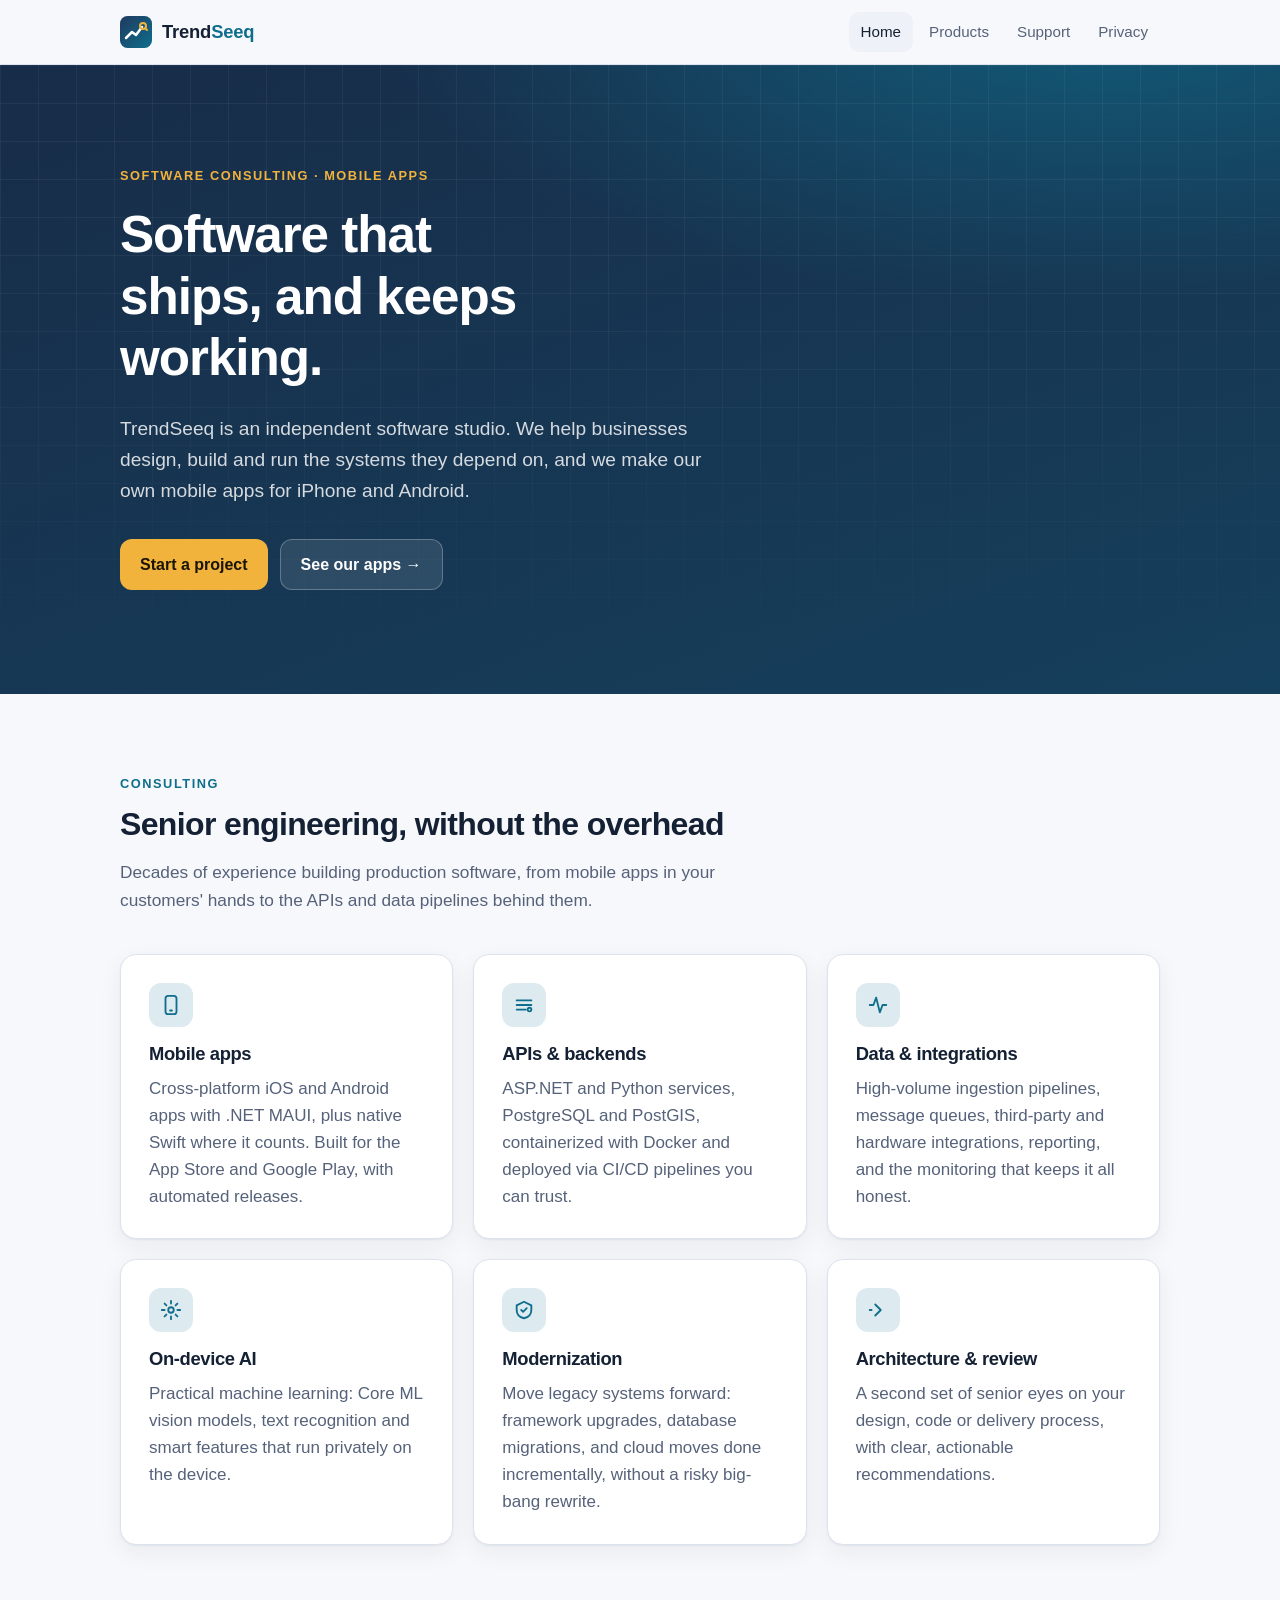
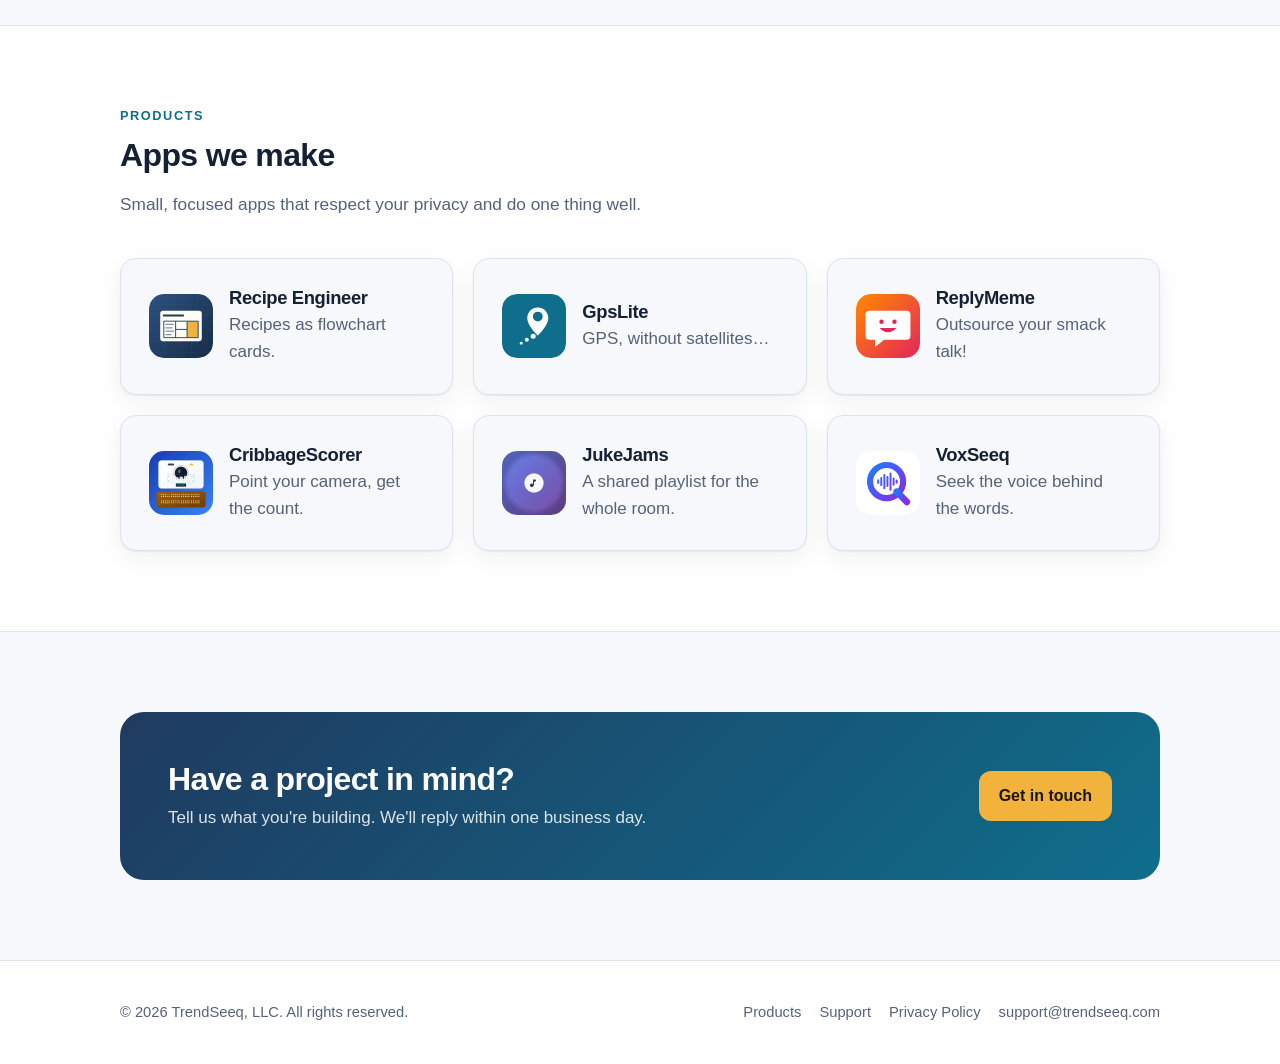
<file: index.html>
<!doctype html>
<html lang="en">
<head>
  <meta charset="utf-8">
  <meta name="viewport" content="width=device-width, initial-scale=1">
  <title>TrendSeeq — Software Consulting &amp; Mobile Apps</title>
  <meta name="description" content="TrendSeeq, LLC builds custom software and mobile apps: .NET, cross-platform mobile, cloud APIs and data pipelines. Makers of Recipe Engineer and GpsLite.">
  <link rel="icon" href="assets/img/logo.svg" type="image/svg+xml">
  <link rel="stylesheet" href="assets/css/site.css">
  <meta property="og:title" content="TrendSeeq — Software Consulting & Mobile Apps">
  <meta property="og:description" content="Custom software, mobile apps, and the people who ship them.">
  <meta property="og:url" content="https://www.trendseeq.com/">
</head>
<body>
  <header class="site-header">
    <div class="wrap">
      <a class="logo" href="./"><img src="assets/img/logo.svg" alt=""><span>Trend<b>Seeq</b></span></a>
      <nav class="nav" aria-label="Main">
        <a href="./" aria-current="page">Home</a>
        <a href="products/">Products</a>
        <a href="support/">Support</a>
        <a href="privacy/">Privacy</a>
      </nav>
    </div>
  </header>

  <main>
    <section class="hero">
      <div class="wrap">
        <span class="eyebrow">Software consulting · Mobile apps</span>
        <h1>Software that ships, and keeps working.</h1>
        <p class="lead">TrendSeeq is an independent software studio. We help businesses design, build and run the systems they depend on, and we make our own mobile apps for iPhone and Android.</p>
        <div class="btns">
          <a class="btn btn-primary" href="mailto:support@trendseeq.com?subject=Consulting%20inquiry">Start a project</a>
          <a class="btn btn-ghost" href="products/">See our apps →</a>
        </div>
      </div>
    </section>

    <section class="block">
      <div class="wrap">
        <div class="section-head">
          <span class="kicker">Consulting</span>
          <h2>Senior engineering, without the overhead</h2>
          <p>Decades of experience building production software, from mobile apps in your customers' hands to the APIs and data pipelines behind them.</p>
        </div>
        <div class="grid grid-3">
          <div class="card">
            <div class="icon"><svg viewBox="0 0 24 24" fill="none" stroke="currentColor" stroke-width="2" stroke-linecap="round" stroke-linejoin="round"><rect x="6" y="2" width="12" height="20" rx="3"/><path d="M11 18h2"/></svg></div>
            <h3>Mobile apps</h3>
            <p>Cross-platform iOS and Android apps with .NET MAUI, plus native Swift where it counts. Built for the App Store and Google Play, with automated releases.</p>
          </div>
          <div class="card">
            <div class="icon"><svg viewBox="0 0 24 24" fill="none" stroke="currentColor" stroke-width="2" stroke-linecap="round" stroke-linejoin="round"><path d="M4 7h16M4 12h16M4 17h10"/><circle cx="18" cy="17" r="2"/></svg></div>
            <h3>APIs &amp; backends</h3>
            <p>ASP.NET and Python services, PostgreSQL and PostGIS, containerized with Docker and deployed via CI/CD pipelines you can trust.</p>
          </div>
          <div class="card">
            <div class="icon"><svg viewBox="0 0 24 24" fill="none" stroke="currentColor" stroke-width="2" stroke-linecap="round" stroke-linejoin="round"><path d="M3 12h4l3-8 4 16 3-8h4"/></svg></div>
            <h3>Data &amp; integrations</h3>
            <p>High-volume ingestion pipelines, message queues, third-party and hardware integrations, reporting, and the monitoring that keeps it all honest.</p>
          </div>
          <div class="card">
            <div class="icon"><svg viewBox="0 0 24 24" fill="none" stroke="currentColor" stroke-width="2" stroke-linecap="round" stroke-linejoin="round"><circle cx="12" cy="12" r="3"/><path d="M12 2v3M12 19v3M2 12h3M19 12h3M5 5l2 2M17 17l2 2M5 19l2-2M17 7l2-2"/></svg></div>
            <h3>On-device AI</h3>
            <p>Practical machine learning: Core ML vision models, text recognition and smart features that run privately on the device.</p>
          </div>
          <div class="card">
            <div class="icon"><svg viewBox="0 0 24 24" fill="none" stroke="currentColor" stroke-width="2" stroke-linecap="round" stroke-linejoin="round"><path d="M12 3l8 4v5c0 5-3.5 8-8 9-4.5-1-8-4-8-9V7z"/><path d="M9 12l2 2 4-4"/></svg></div>
            <h3>Modernization</h3>
            <p>Move legacy systems forward: framework upgrades, database migrations, and cloud moves done incrementally, without a risky big-bang rewrite.</p>
          </div>
          <div class="card">
            <div class="icon"><svg viewBox="0 0 24 24" fill="none" stroke="currentColor" stroke-width="2" stroke-linecap="round" stroke-linejoin="round"><path d="M9 18l6-6-6-6"/><path d="M3 12h2"/></svg></div>
            <h3>Architecture &amp; review</h3>
            <p>A second set of senior eyes on your design, code or delivery process, with clear, actionable recommendations.</p>
          </div>
        </div>
      </div>
    </section>

    <section class="block alt">
      <div class="wrap">
        <div class="section-head">
          <span class="kicker">Products</span>
          <h2>Apps we make</h2>
          <p>Small, focused apps that respect your privacy and do one thing well.</p>
        </div>
        <div class="grid grid-3">
          <a class="card mini-product" href="products/#recipe-engineer">
            <img src="assets/img/recipe-engineer.svg" alt="Recipe Engineer app icon">
            <div><h3>Recipe Engineer</h3><p>Recipes as flowchart cards.</p></div>
          </a>
          <a class="card mini-product" href="products/#gpslite">
            <img src="assets/img/gpslite.svg" alt="GpsLite app icon">
            <div><h3>GpsLite</h3><p>GPS, without satellites…</p></div>
          </a>
          <a class="card mini-product" href="products/#replymeme">
            <img src="assets/img/replymeme.svg" alt="ReplyMeme app icon">
            <div><h3>ReplyMeme</h3><p>Outsource your smack talk!</p></div>
          </a>
          <a class="card mini-product" href="products/#cribbagescorer">
            <img src="assets/img/cribbagescorer.png" alt="CribbageScorer app icon">
            <div><h3>CribbageScorer</h3><p>Point your camera, get the count.</p></div>
          </a>
          <a class="card mini-product" href="products/#jukejams">
            <img src="assets/img/jukejams.png" alt="JukeJams app icon">
            <div><h3>JukeJams</h3><p>A shared playlist for the whole room.</p></div>
          </a>
          <a class="card mini-product" href="products/#voxseeq">
            <img src="assets/img/voxseeq.svg" alt="VoxSeeq app icon">
            <div><h3>VoxSeeq</h3><p>Seek the voice behind the words.</p></div>
          </a>
        </div>
      </div>
    </section>

    <section class="block">
      <div class="wrap">
        <div class="cta">
          <div>
            <h2>Have a project in mind?</h2>
            <p>Tell us what you're building. We'll reply within one business day.</p>
          </div>
          <a class="btn btn-primary" href="mailto:support@trendseeq.com?subject=Consulting%20inquiry">Get in touch</a>
        </div>
      </div>
    </section>
  </main>

  <footer class="site-footer">
    <div class="wrap">
      <div>© <span class="year">2026</span> TrendSeeq, LLC. All rights reserved.</div>
      <nav aria-label="Footer">
        <a href="products/">Products</a>
        <a href="support/">Support</a>
        <a href="privacy/">Privacy Policy</a>
        <a href="mailto:support@trendseeq.com">support@trendseeq.com</a>
      </nav>
    </div>
  </footer>
  <script>document.querySelectorAll('.year').forEach(e => e.textContent = new Date().getFullYear());</script>
</body>
</html>
</file>
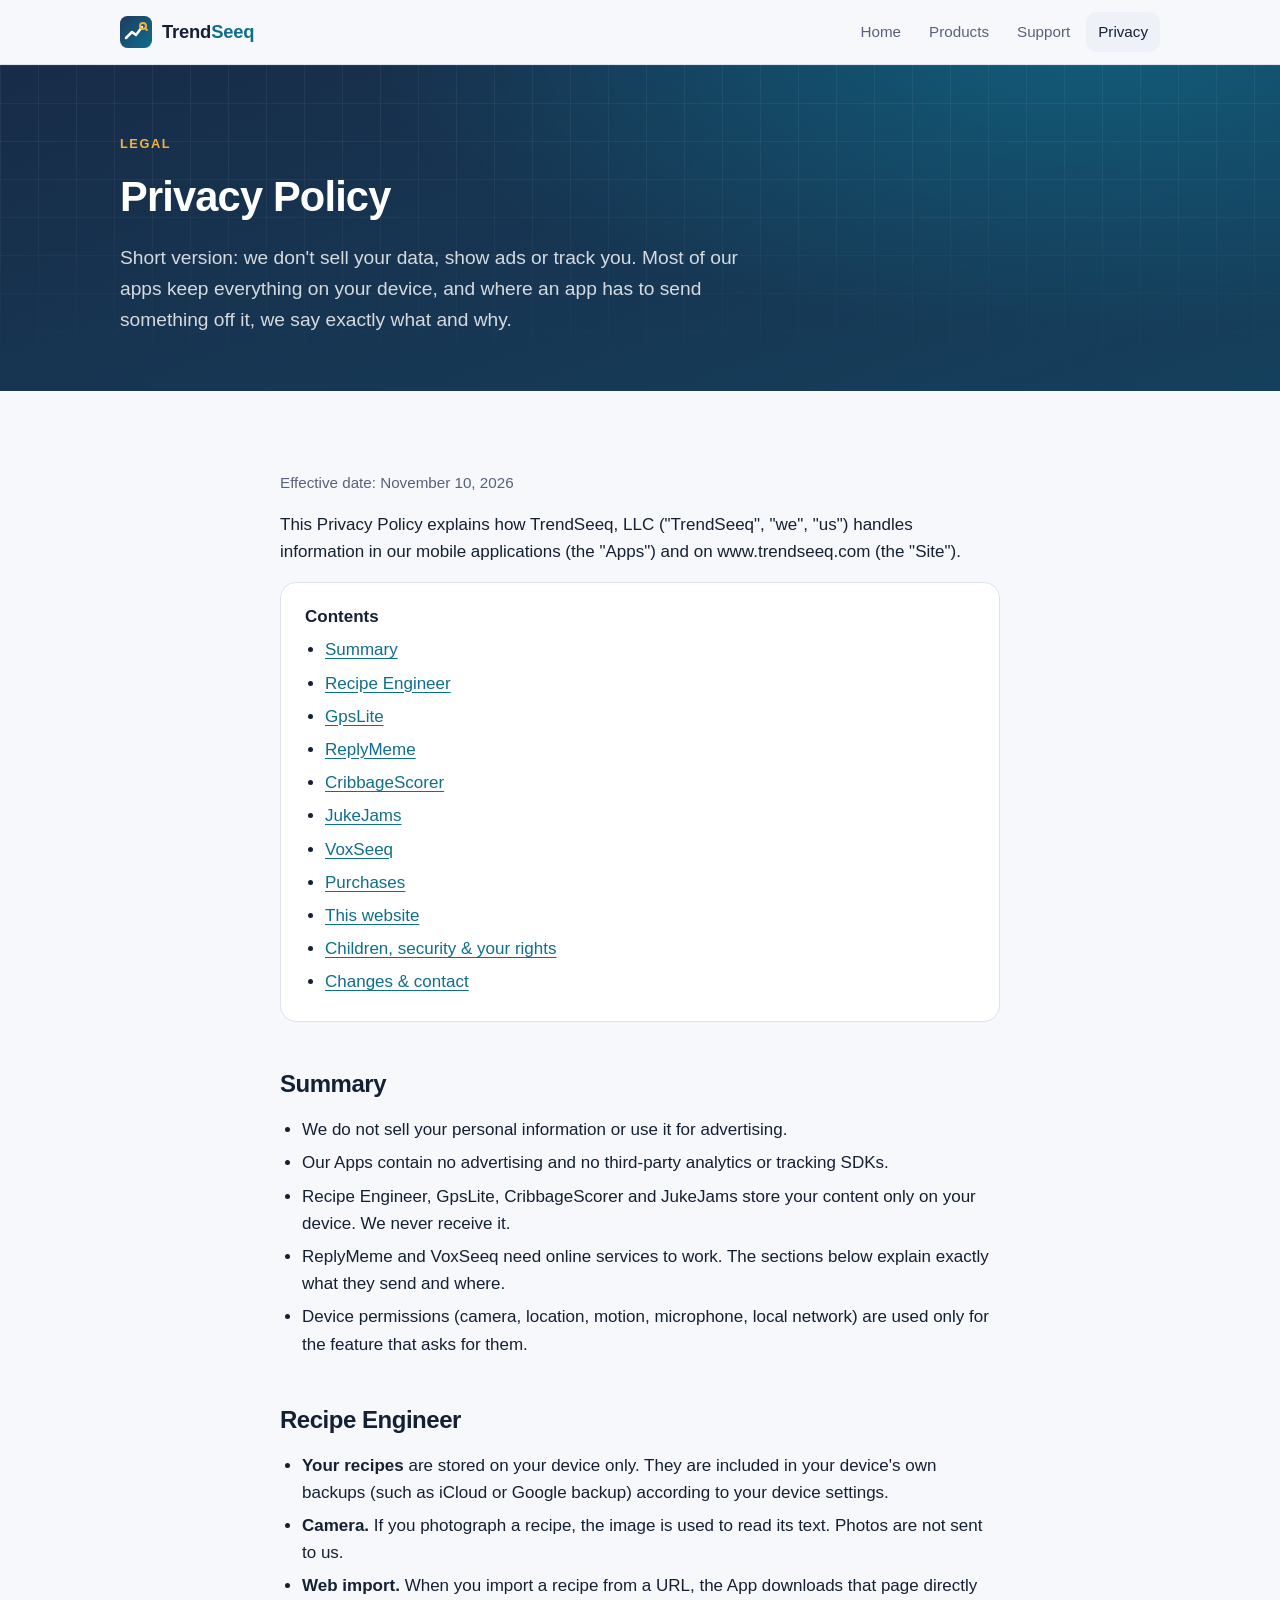
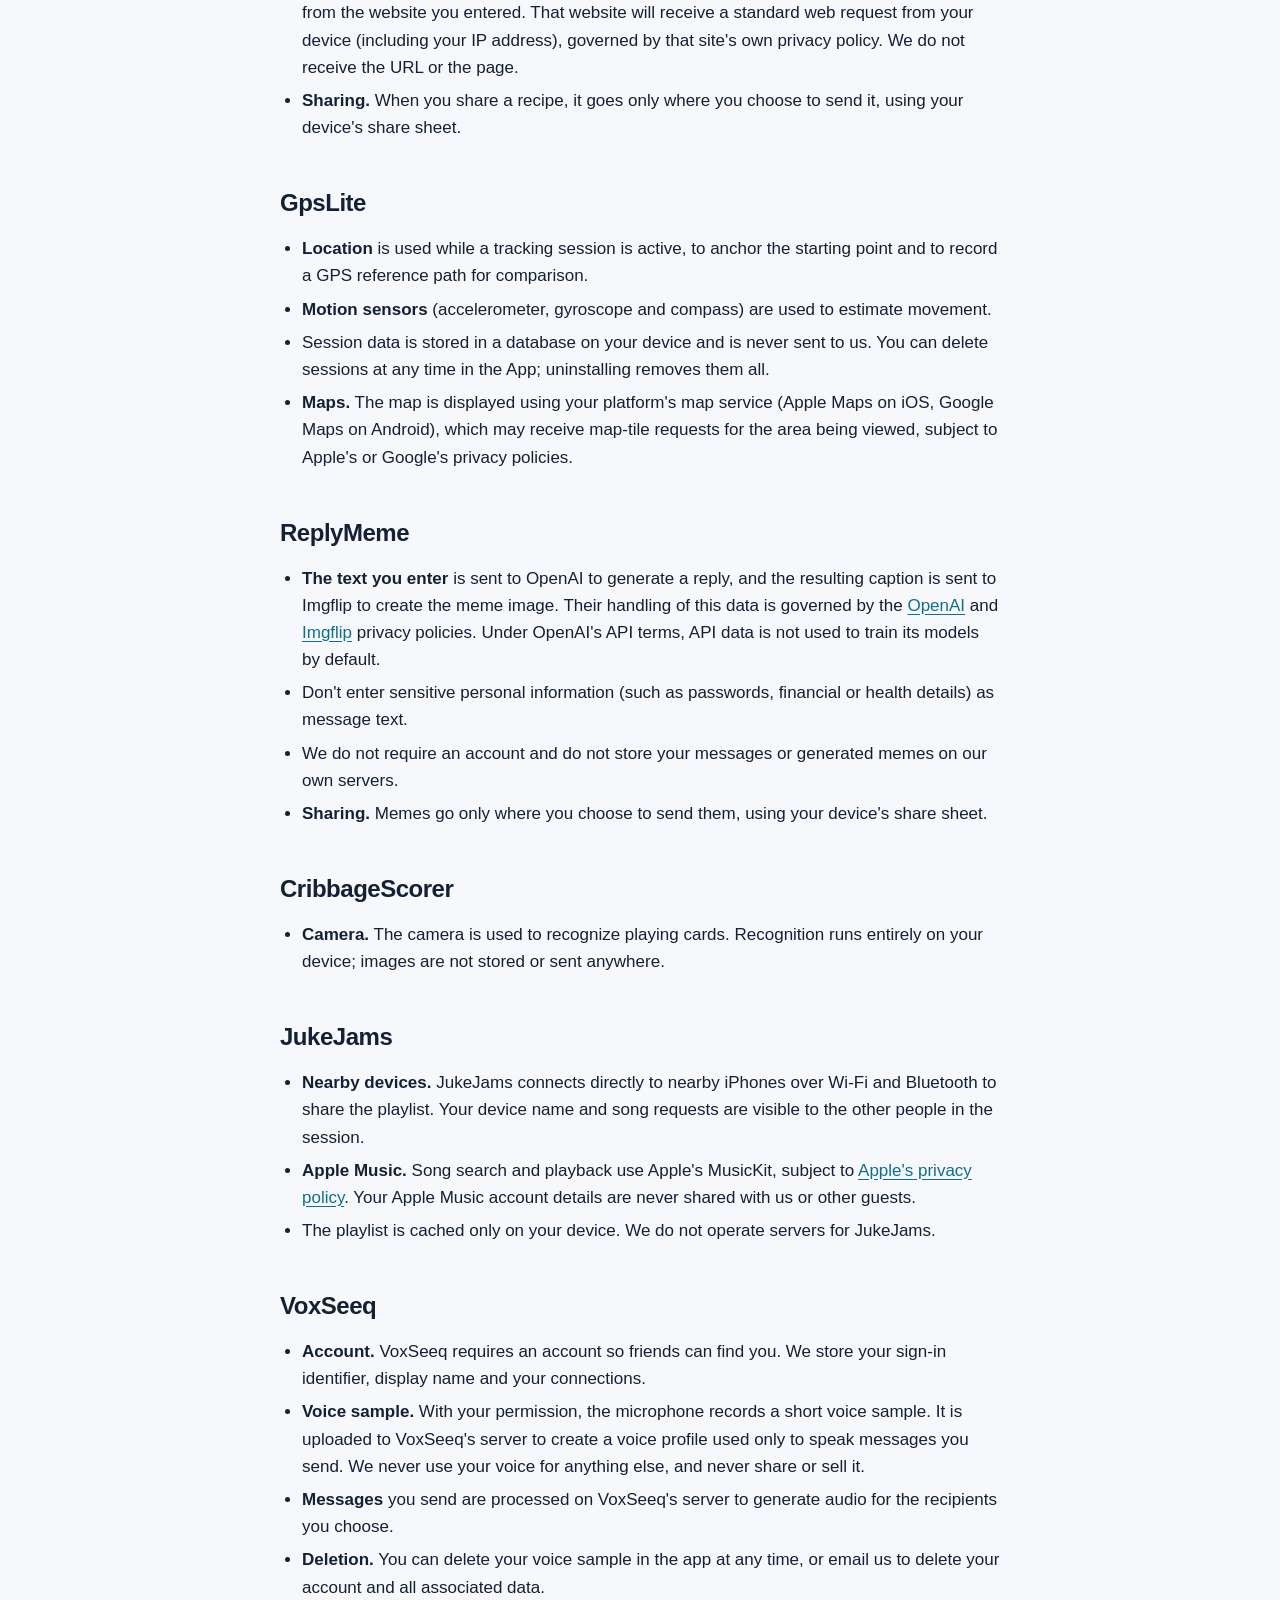
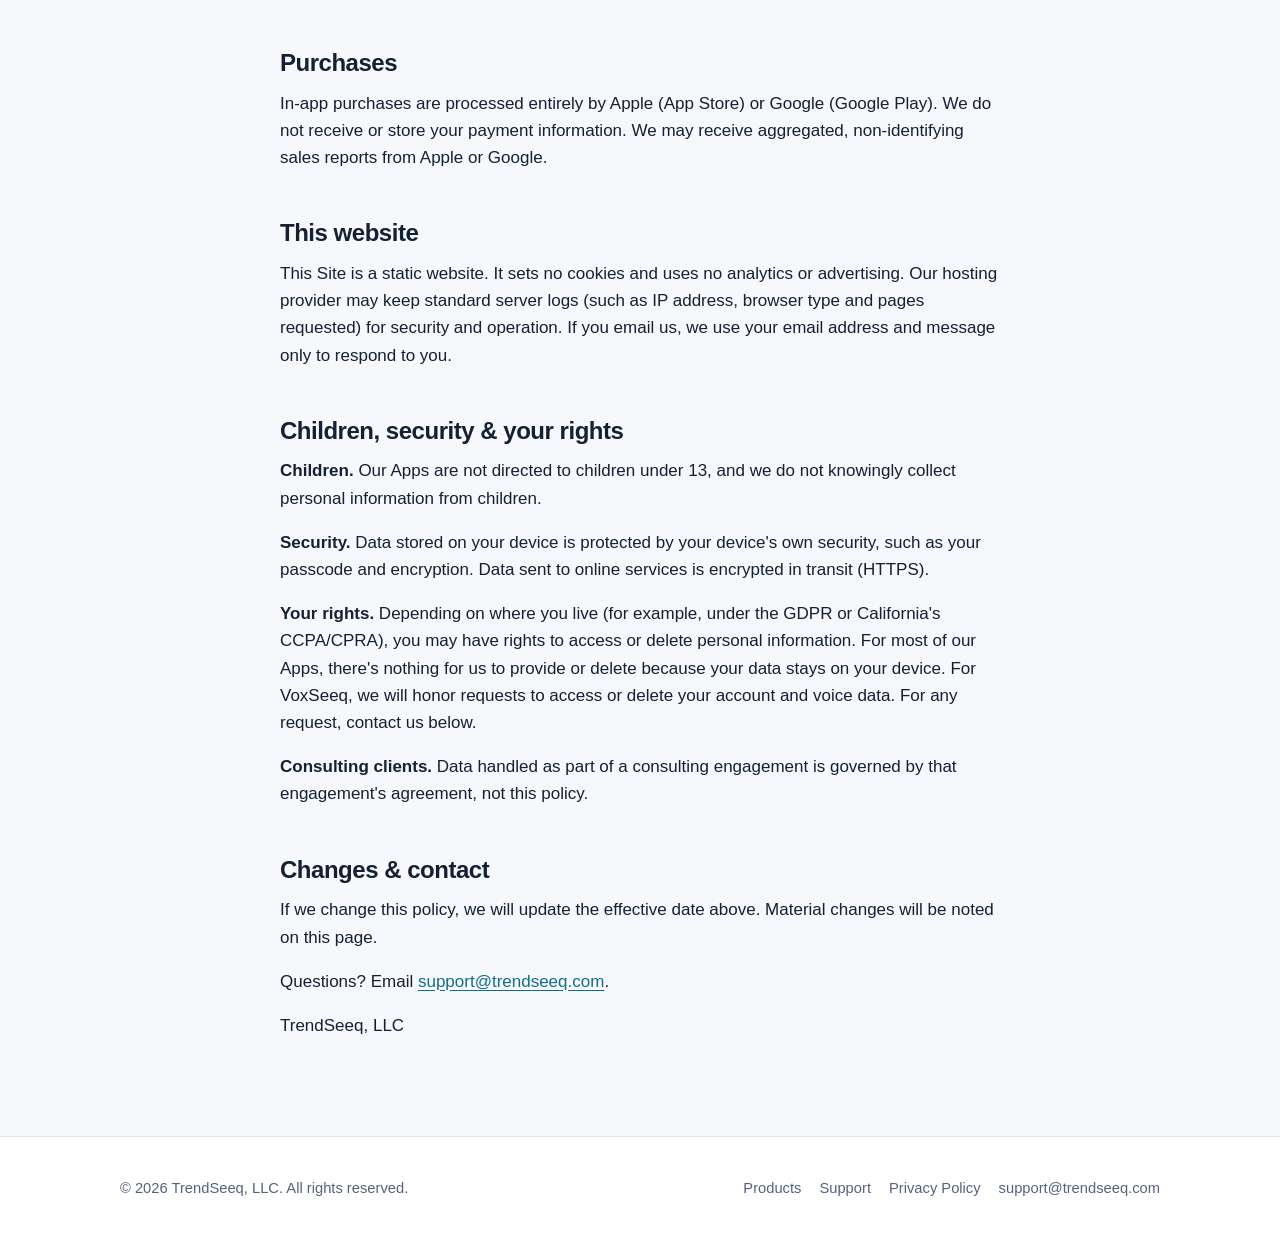
<file: privacy/index.html>
<!doctype html>
<html lang="en">
<head>
  <meta charset="utf-8">
  <meta name="viewport" content="width=device-width, initial-scale=1">
  <title>Privacy Policy — TrendSeeq</title>
  <meta name="description" content="Privacy policy for TrendSeeq, LLC apps and website.">
  <link rel="icon" href="../assets/img/logo.svg" type="image/svg+xml">
  <link rel="stylesheet" href="../assets/css/site.css">
</head>
<body>
  <header class="site-header">
    <div class="wrap">
      <a class="logo" href="../"><img src="../assets/img/logo.svg" alt=""><span>Trend<b>Seeq</b></span></a>
      <nav class="nav" aria-label="Main">
        <a href="../">Home</a>
        <a href="../products/">Products</a>
        <a href="../support/">Support</a>
        <a href="./" aria-current="page">Privacy</a>
      </nav>
    </div>
  </header>

  <main>
    <section class="hero small">
      <div class="wrap">
        <span class="eyebrow">Legal</span>
        <h1>Privacy Policy</h1>
        <p class="lead">Short version: we don't sell your data, show ads or track you. Most of our apps keep everything on your device, and where an app has to send something off it, we say exactly what and why.</p>
      </div>
    </section>

    <section class="block">
      <div class="wrap prose">
        <p class="meta">Effective date: November 10, 2026</p>
        <p>This Privacy Policy explains how TrendSeeq, LLC ("TrendSeeq", "we", "us") handles information in our mobile applications (the "Apps") and on www.trendseeq.com (the "Site").</p>

        <div class="toc">
          <strong>Contents</strong>
          <ul>
            <li><a href="#summary">Summary</a></li>
            <li><a href="#recipe-engineer">Recipe Engineer</a></li>
            <li><a href="#gpslite">GpsLite</a></li>
            <li><a href="#replymeme">ReplyMeme</a></li>
            <li><a href="#cribbagescorer">CribbageScorer</a></li>
            <li><a href="#jukejams">JukeJams</a></li>
            <li><a href="#voxseeq">VoxSeeq</a></li>
            <li><a href="#purchases">Purchases</a></li>
            <li><a href="#website">This website</a></li>
            <li><a href="#other">Children, security &amp; your rights</a></li>
            <li><a href="#contact">Changes &amp; contact</a></li>
          </ul>
        </div>

        <h2 id="summary">Summary</h2>
        <ul>
          <li>We do not sell your personal information or use it for advertising.</li>
          <li>Our Apps contain no advertising and no third-party analytics or tracking SDKs.</li>
          <li>Recipe Engineer, GpsLite, CribbageScorer and JukeJams store your content only on your device. We never receive it.</li>
          <li>ReplyMeme and VoxSeeq need online services to work. The sections below explain exactly what they send and where.</li>
          <li>Device permissions (camera, location, motion, microphone, local network) are used only for the feature that asks for them.</li>
        </ul>

        <h2 id="recipe-engineer">Recipe Engineer</h2>
        <ul>
          <li><strong>Your recipes</strong> are stored on your device only. They are included in your device's own backups (such as iCloud or Google backup) according to your device settings.</li>
          <li><strong>Camera.</strong> If you photograph a recipe, the image is used to read its text. Photos are not sent to us.</li>
          <li><strong>Web import.</strong> When you import a recipe from a URL, the App downloads that page directly from the website you entered. That website will receive a standard web request from your device (including your IP address), governed by that site's own privacy policy. We do not receive the URL or the page.</li>
          <li><strong>Sharing.</strong> When you share a recipe, it goes only where you choose to send it, using your device's share sheet.</li>
        </ul>

        <h2 id="gpslite">GpsLite</h2>
        <ul>
          <li><strong>Location</strong> is used while a tracking session is active, to anchor the starting point and to record a GPS reference path for comparison.</li>
          <li><strong>Motion sensors</strong> (accelerometer, gyroscope and compass) are used to estimate movement.</li>
          <li>Session data is stored in a database on your device and is never sent to us. You can delete sessions at any time in the App; uninstalling removes them all.</li>
          <li><strong>Maps.</strong> The map is displayed using your platform's map service (Apple Maps on iOS, Google Maps on Android), which may receive map-tile requests for the area being viewed, subject to Apple's or Google's privacy policies.</li>
        </ul>

        <h2 id="replymeme">ReplyMeme</h2>
        <ul>
          <li><strong>The text you enter</strong> is sent to OpenAI to generate a reply, and the resulting caption is sent to Imgflip to create the meme image. Their handling of this data is governed by the <a href="https://openai.com/policies/privacy-policy">OpenAI</a> and <a href="https://imgflip.com/privacy">Imgflip</a> privacy policies. Under OpenAI's API terms, API data is not used to train its models by default.</li>
          <li>Don't enter sensitive personal information (such as passwords, financial or health details) as message text.</li>
          <li>We do not require an account and do not store your messages or generated memes on our own servers.</li>
          <li><strong>Sharing.</strong> Memes go only where you choose to send them, using your device's share sheet.</li>
        </ul>

        <h2 id="cribbagescorer">CribbageScorer</h2>
        <ul>
          <li><strong>Camera.</strong> The camera is used to recognize playing cards. Recognition runs entirely on your device; images are not stored or sent anywhere.</li>
        </ul>

        <h2 id="jukejams">JukeJams</h2>
        <ul>
          <li><strong>Nearby devices.</strong> JukeJams connects directly to nearby iPhones over Wi-Fi and Bluetooth to share the playlist. Your device name and song requests are visible to the other people in the session.</li>
          <li><strong>Apple Music.</strong> Song search and playback use Apple's MusicKit, subject to <a href="https://www.apple.com/legal/privacy/">Apple's privacy policy</a>. Your Apple Music account details are never shared with us or other guests.</li>
          <li>The playlist is cached only on your device. We do not operate servers for JukeJams.</li>
        </ul>

        <h2 id="voxseeq">VoxSeeq</h2>
        <ul>
          <li><strong>Account.</strong> VoxSeeq requires an account so friends can find you. We store your sign-in identifier, display name and your connections.</li>
          <li><strong>Voice sample.</strong> With your permission, the microphone records a short voice sample. It is uploaded to VoxSeeq's server to create a voice profile used only to speak messages you send. We never use your voice for anything else, and never share or sell it.</li>
          <li><strong>Messages</strong> you send are processed on VoxSeeq's server to generate audio for the recipients you choose.</li>
          <li><strong>Deletion.</strong> You can delete your voice sample in the app at any time, or email us to delete your account and all associated data.</li>
        </ul>

        <h2 id="purchases">Purchases</h2>
        <p>In-app purchases are processed entirely by Apple (App Store) or Google (Google Play). We do not receive or store your payment information. We may receive aggregated, non-identifying sales reports from Apple or Google.</p>

        <h2 id="website">This website</h2>
        <p>This Site is a static website. It sets no cookies and uses no analytics or advertising. Our hosting provider may keep standard server logs (such as IP address, browser type and pages requested) for security and operation. If you email us, we use your email address and message only to respond to you.</p>

        <h2 id="other">Children, security &amp; your rights</h2>
        <p><strong>Children.</strong> Our Apps are not directed to children under 13, and we do not knowingly collect personal information from children.</p>
        <p><strong>Security.</strong> Data stored on your device is protected by your device's own security, such as your passcode and encryption. Data sent to online services is encrypted in transit (HTTPS).</p>
        <p><strong>Your rights.</strong> Depending on where you live (for example, under the GDPR or California's CCPA/CPRA), you may have rights to access or delete personal information. For most of our Apps, there's nothing for us to provide or delete because your data stays on your device. For VoxSeeq, we will honor requests to access or delete your account and voice data. For any request, contact us below.</p>
        <p><strong>Consulting clients.</strong> Data handled as part of a consulting engagement is governed by that engagement's agreement, not this policy.</p>

        <h2 id="contact">Changes &amp; contact</h2>
        <p>If we change this policy, we will update the effective date above. Material changes will be noted on this page.</p>
        <p>Questions? Email <a href="mailto:support@trendseeq.com">support@trendseeq.com</a>.</p>
        <p>TrendSeeq, LLC</p>
      </div>
    </section>
  </main>

  <footer class="site-footer">
    <div class="wrap">
      <div>© <span class="year">2026</span> TrendSeeq, LLC. All rights reserved.</div>
      <nav aria-label="Footer">
        <a href="../products/">Products</a>
        <a href="../support/">Support</a>
        <a href="./">Privacy Policy</a>
        <a href="mailto:support@trendseeq.com">support@trendseeq.com</a>
      </nav>
    </div>
  </footer>
  <script>document.querySelectorAll('.year').forEach(e => e.textContent = new Date().getFullYear());</script>
</body>
</html>
</file>
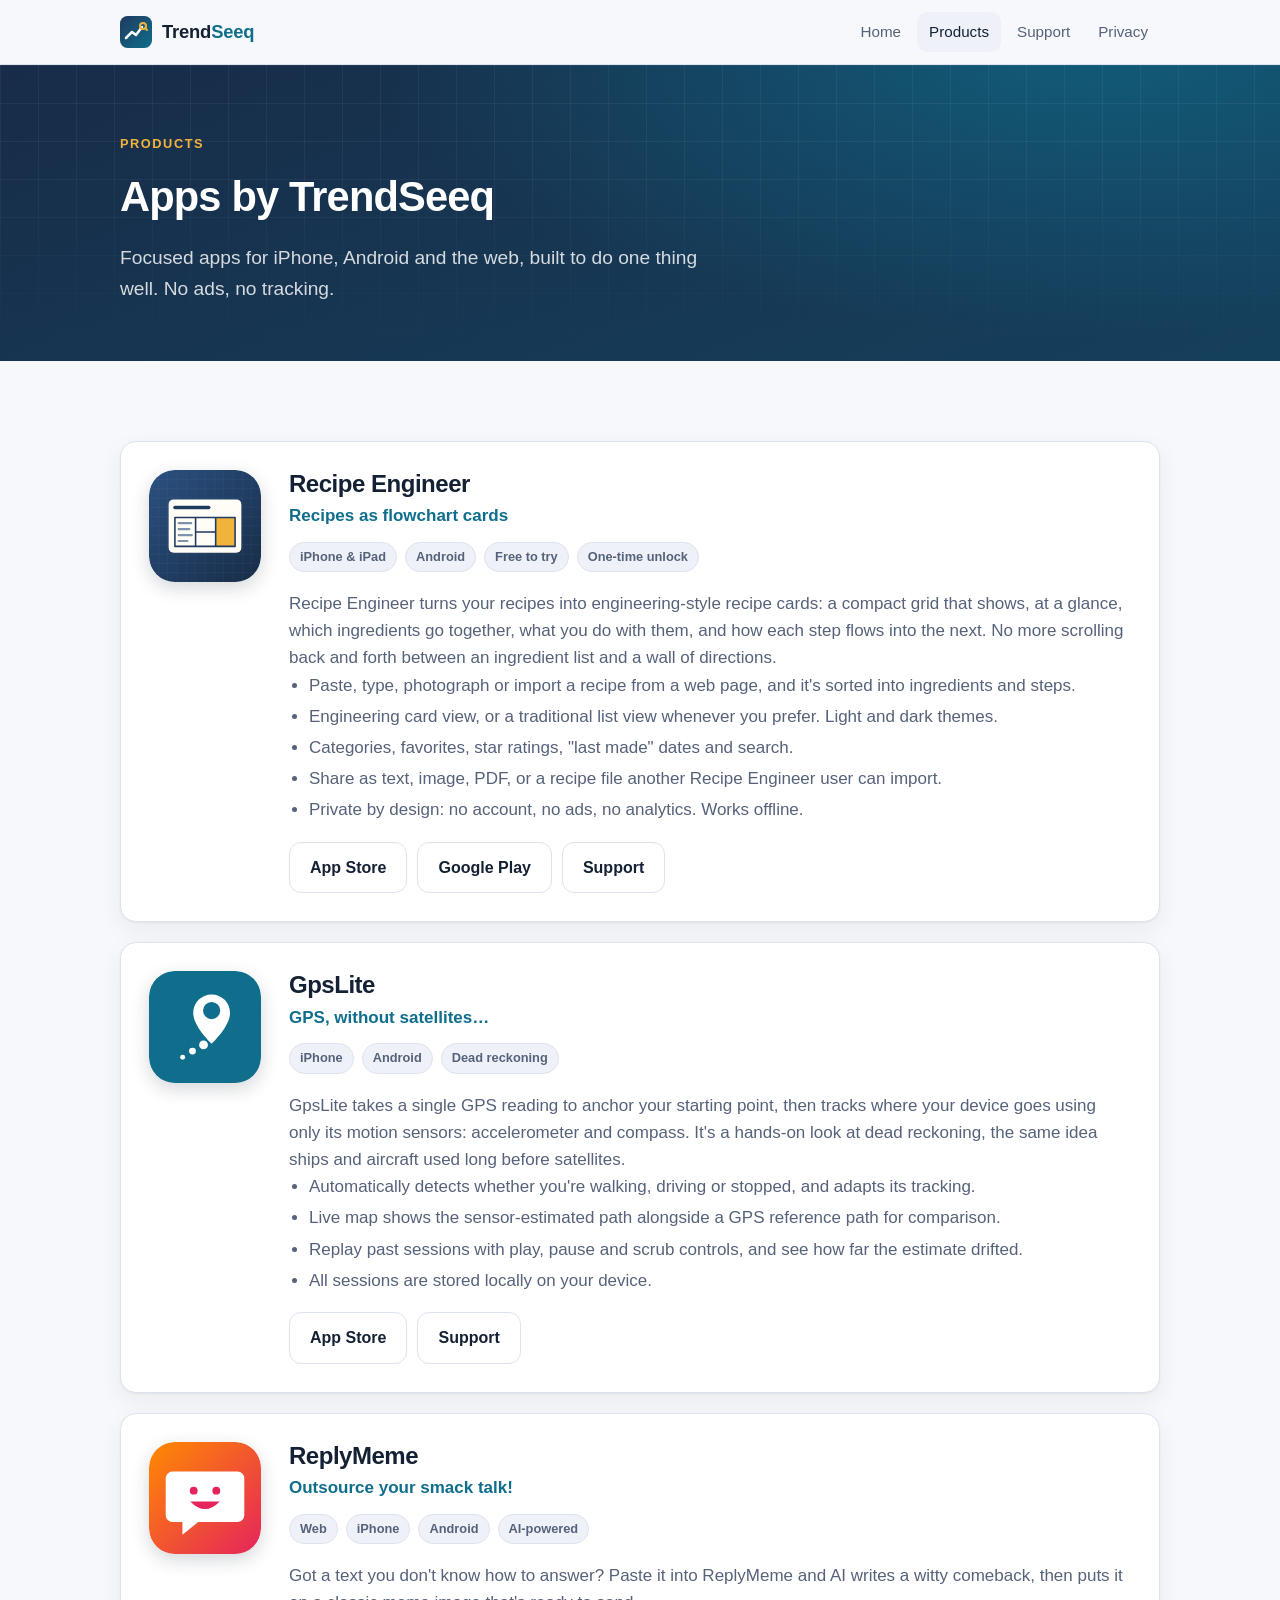
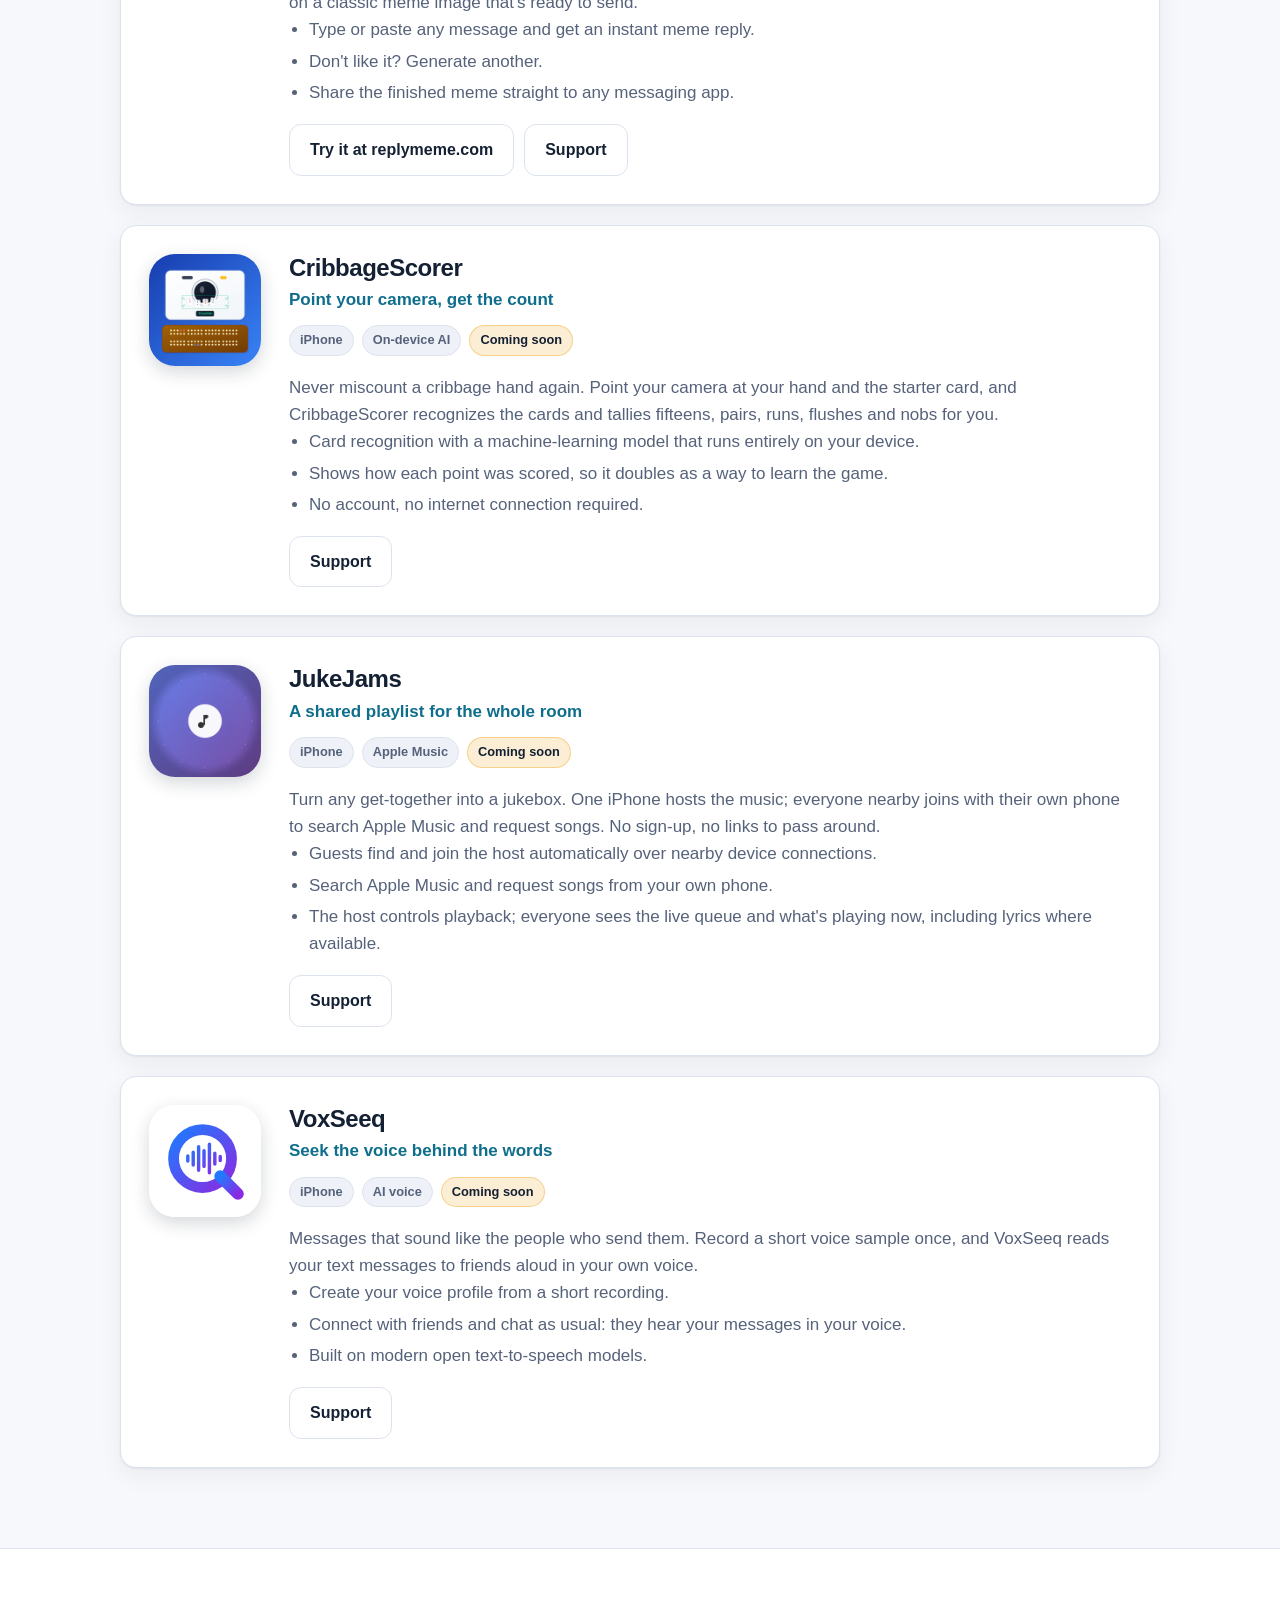
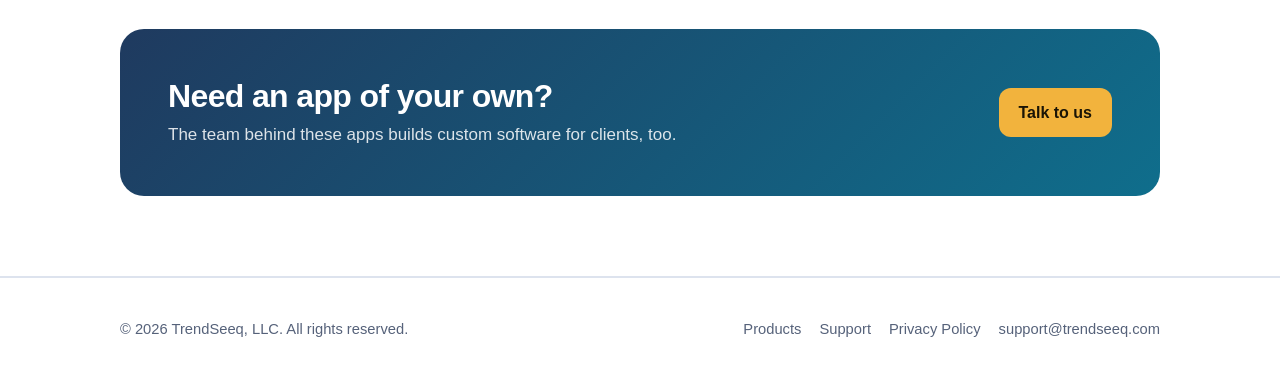
<file: products/index.html>
<!doctype html>
<html lang="en">
<head>
  <meta charset="utf-8">
  <meta name="viewport" content="width=device-width, initial-scale=1">
  <title>Products — TrendSeeq</title>
  <meta name="description" content="Mobile apps from TrendSeeq, LLC: Recipe Engineer and GpsLite for iPhone and Android.">
  <link rel="icon" href="../assets/img/logo.svg" type="image/svg+xml">
  <link rel="stylesheet" href="../assets/css/site.css">
</head>
<body>
  <header class="site-header">
    <div class="wrap">
      <a class="logo" href="../"><img src="../assets/img/logo.svg" alt=""><span>Trend<b>Seeq</b></span></a>
      <nav class="nav" aria-label="Main">
        <a href="../">Home</a>
        <a href="./" aria-current="page">Products</a>
        <a href="../support/">Support</a>
        <a href="../privacy/">Privacy</a>
      </nav>
    </div>
  </header>

  <main>
    <section class="hero small">
      <div class="wrap">
        <span class="eyebrow">Products</span>
        <h1>Apps by TrendSeeq</h1>
        <p class="lead">Focused apps for iPhone, Android and the web, built to do one thing well. No ads, no tracking.</p>
      </div>
    </section>

    <section class="block">
      <div class="wrap">
        <article class="card product" id="recipe-engineer">
          <img class="app-icon" src="../assets/img/recipe-engineer.svg" alt="Recipe Engineer app icon">
          <div>
            <h3>Recipe Engineer</h3>
            <div class="tagline">Recipes as flowchart cards</div>
            <div class="chips"><span class="chip">iPhone &amp; iPad</span><span class="chip">Android</span><span class="chip">Free to try</span><span class="chip">One-time unlock</span></div>
            <p class="desc">Recipe Engineer turns your recipes into engineering-style recipe cards: a compact grid that shows, at a glance, which ingredients go together, what you do with them, and how each step flows into the next. No more scrolling back and forth between an ingredient list and a wall of directions.</p>
            <ul>
              <li>Paste, type, photograph or import a recipe from a web page, and it's sorted into ingredients and steps.</li>
              <li>Engineering card view, or a traditional list view whenever you prefer. Light and dark themes.</li>
              <li>Categories, favorites, star ratings, "last made" dates and search.</li>
              <li>Share as text, image, PDF, or a recipe file another Recipe Engineer user can import.</li>
              <li>Private by design: no account, no ads, no analytics. Works offline.</li>
            </ul>
            <div class="links">
              <a class="btn btn-outline" href="https://apps.apple.com/search?term=Recipe%20Engineer">App Store</a>
              <a class="btn btn-outline" href="https://play.google.com/store/apps/details?id=com.trendseeq.RecipeEngineer">Google Play</a>
              <a class="btn btn-outline" href="../support/#recipe-engineer">Support</a>
            </div>
          </div>
        </article>

        <article class="card product" id="gpslite">
          <img class="app-icon" src="../assets/img/gpslite.svg" alt="GpsLite app icon">
          <div>
            <h3>GpsLite</h3>
            <div class="tagline">GPS, without satellites…</div>
            <div class="chips"><span class="chip">iPhone</span><span class="chip">Android</span><span class="chip">Dead reckoning</span></div>
            <p class="desc">GpsLite takes a single GPS reading to anchor your starting point, then tracks where your device goes using only its motion sensors: accelerometer and compass. It's a hands-on look at dead reckoning, the same idea ships and aircraft used long before satellites.</p>
            <ul>
              <li>Automatically detects whether you're walking, driving or stopped, and adapts its tracking.</li>
              <li>Live map shows the sensor-estimated path alongside a GPS reference path for comparison.</li>
              <li>Replay past sessions with play, pause and scrub controls, and see how far the estimate drifted.</li>
              <li>All sessions are stored locally on your device.</li>
            </ul>
            <div class="links">
              <a class="btn btn-outline" href="https://apps.apple.com/search?term=GpsLite">App Store</a>
              <a class="btn btn-outline" href="../support/#gpslite">Support</a>
            </div>
          </div>
        </article>

        <article class="card product" id="replymeme">
          <img class="app-icon" src="../assets/img/replymeme.svg" alt="ReplyMeme app icon">
          <div>
            <h3>ReplyMeme</h3>
            <div class="tagline">Outsource your smack talk!</div>
            <div class="chips"><span class="chip">Web</span><span class="chip">iPhone</span><span class="chip">Android</span><span class="chip">AI-powered</span></div>
            <p class="desc">Got a text you don't know how to answer? Paste it into ReplyMeme and AI writes a witty comeback, then puts it on a classic meme image that's ready to send.</p>
            <ul>
              <li>Type or paste any message and get an instant meme reply.</li>
              <li>Don't like it? Generate another.</li>
              <li>Share the finished meme straight to any messaging app.</li>
            </ul>
            <div class="links">
              <a class="btn btn-outline" href="https://www.replymeme.com/">Try it at replymeme.com</a>
              <a class="btn btn-outline" href="../support/#replymeme">Support</a>
            </div>
          </div>
        </article>

        <article class="card product" id="cribbagescorer">
          <img class="app-icon" src="../assets/img/cribbagescorer.png" alt="CribbageScorer app icon">
          <div>
            <h3>CribbageScorer</h3>
            <div class="tagline">Point your camera, get the count</div>
            <div class="chips"><span class="chip">iPhone</span><span class="chip">On-device AI</span><span class="chip soon">Coming soon</span></div>
            <p class="desc">Never miscount a cribbage hand again. Point your camera at your hand and the starter card, and CribbageScorer recognizes the cards and tallies fifteens, pairs, runs, flushes and nobs for you.</p>
            <ul>
              <li>Card recognition with a machine-learning model that runs entirely on your device.</li>
              <li>Shows how each point was scored, so it doubles as a way to learn the game.</li>
              <li>No account, no internet connection required.</li>
            </ul>
            <div class="links">
              <a class="btn btn-outline" href="../support/#cribbagescorer">Support</a>
            </div>
          </div>
        </article>

        <article class="card product" id="jukejams">
          <img class="app-icon" src="../assets/img/jukejams.png" alt="JukeJams app icon">
          <div>
            <h3>JukeJams</h3>
            <div class="tagline">A shared playlist for the whole room</div>
            <div class="chips"><span class="chip">iPhone</span><span class="chip">Apple Music</span><span class="chip soon">Coming soon</span></div>
            <p class="desc">Turn any get-together into a jukebox. One iPhone hosts the music; everyone nearby joins with their own phone to search Apple Music and request songs. No sign-up, no links to pass around.</p>
            <ul>
              <li>Guests find and join the host automatically over nearby device connections.</li>
              <li>Search Apple Music and request songs from your own phone.</li>
              <li>The host controls playback; everyone sees the live queue and what's playing now, including lyrics where available.</li>
            </ul>
            <div class="links">
              <a class="btn btn-outline" href="../support/#jukejams">Support</a>
            </div>
          </div>
        </article>

        <article class="card product" id="voxseeq">
          <img class="app-icon" src="../assets/img/voxseeq.svg" alt="VoxSeeq app icon">
          <div>
            <h3>VoxSeeq</h3>
            <div class="tagline">Seek the voice behind the words</div>
            <div class="chips"><span class="chip">iPhone</span><span class="chip">AI voice</span><span class="chip soon">Coming soon</span></div>
            <p class="desc">Messages that sound like the people who send them. Record a short voice sample once, and VoxSeeq reads your text messages to friends aloud in your own voice.</p>
            <ul>
              <li>Create your voice profile from a short recording.</li>
              <li>Connect with friends and chat as usual: they hear your messages in your voice.</li>
              <li>Built on modern open text-to-speech models.</li>
            </ul>
            <div class="links">
              <a class="btn btn-outline" href="../support/#voxseeq">Support</a>
            </div>
          </div>
        </article>
      </div>
    </section>

    <section class="block alt">
      <div class="wrap">
        <div class="cta">
          <div>
            <h2>Need an app of your own?</h2>
            <p>The team behind these apps builds custom software for clients, too.</p>
          </div>
          <a class="btn btn-primary" href="mailto:support@trendseeq.com?subject=Consulting%20inquiry">Talk to us</a>
        </div>
      </div>
    </section>
  </main>

  <footer class="site-footer">
    <div class="wrap">
      <div>© <span class="year">2026</span> TrendSeeq, LLC. All rights reserved.</div>
      <nav aria-label="Footer">
        <a href="./">Products</a>
        <a href="../support/">Support</a>
        <a href="../privacy/">Privacy Policy</a>
        <a href="mailto:support@trendseeq.com">support@trendseeq.com</a>
      </nav>
    </div>
  </footer>
  <script>document.querySelectorAll('.year').forEach(e => e.textContent = new Date().getFullYear());</script>
</body>
</html>
</file>
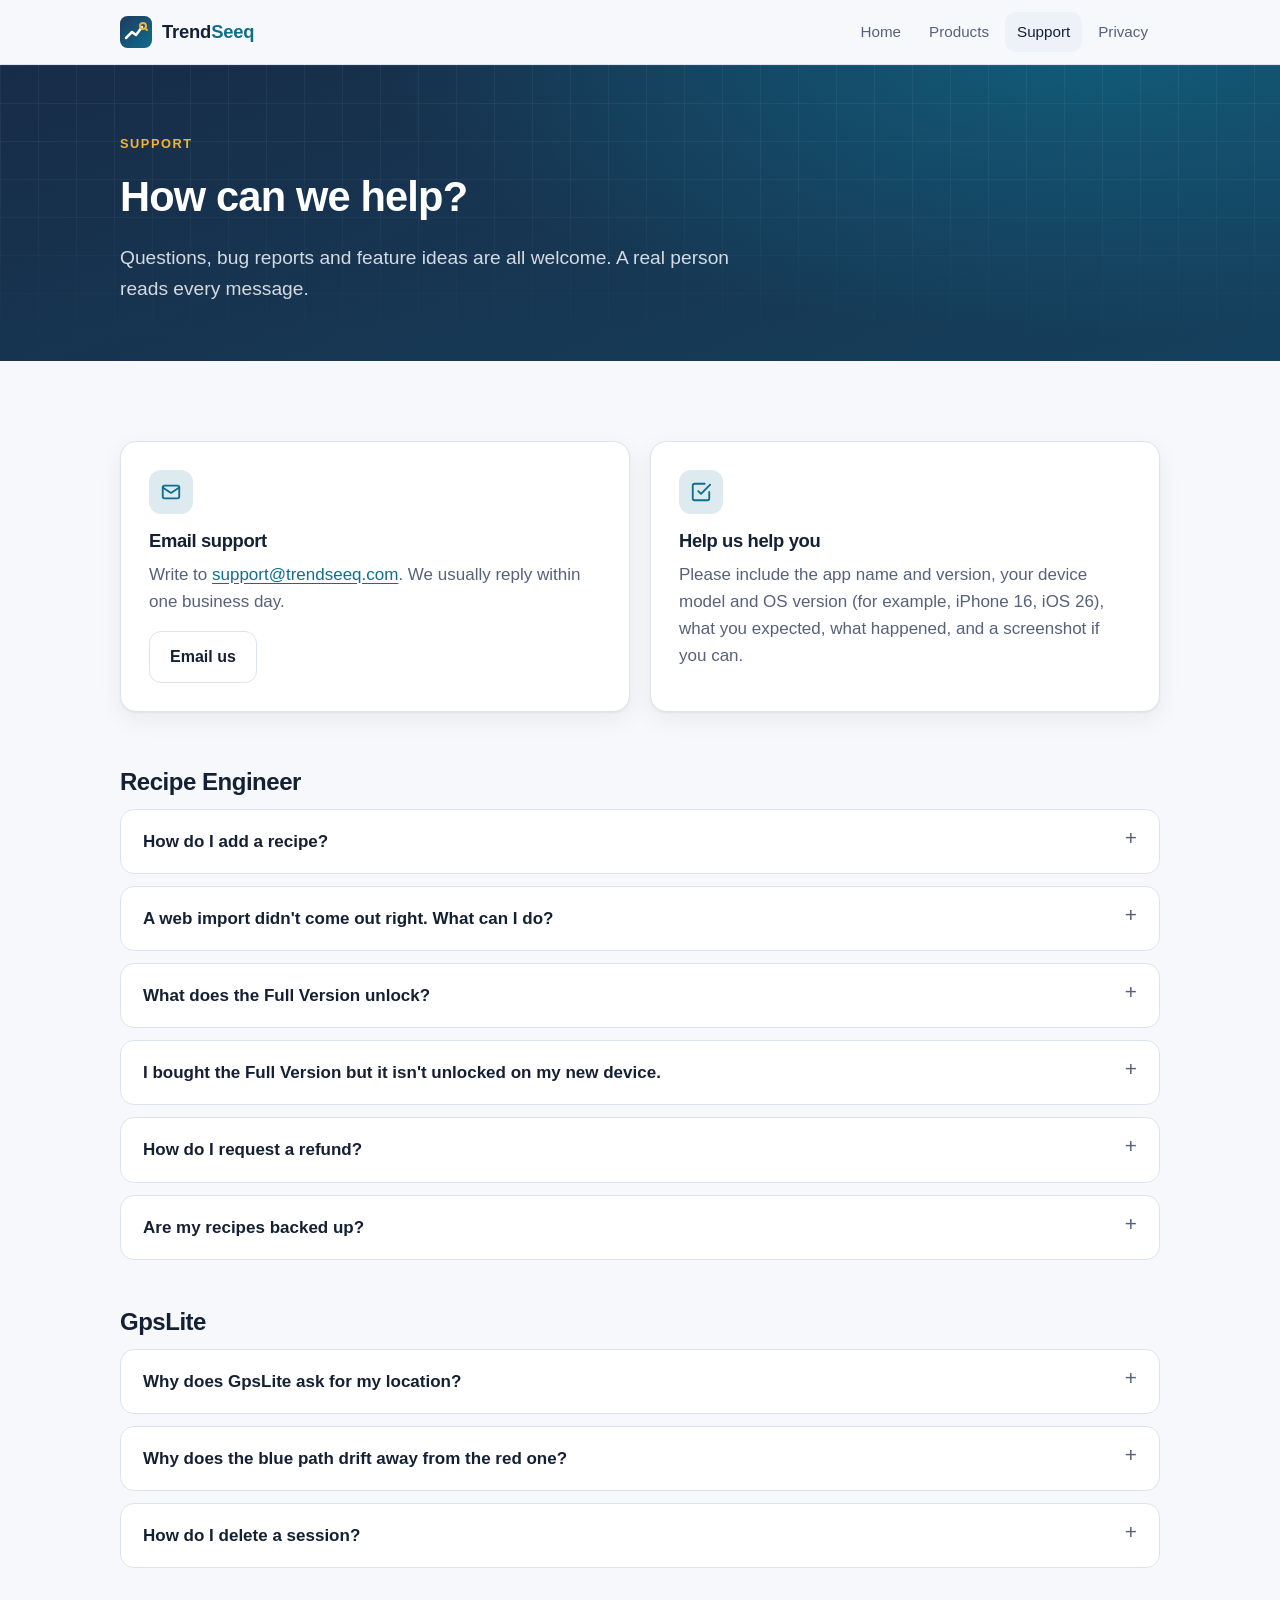
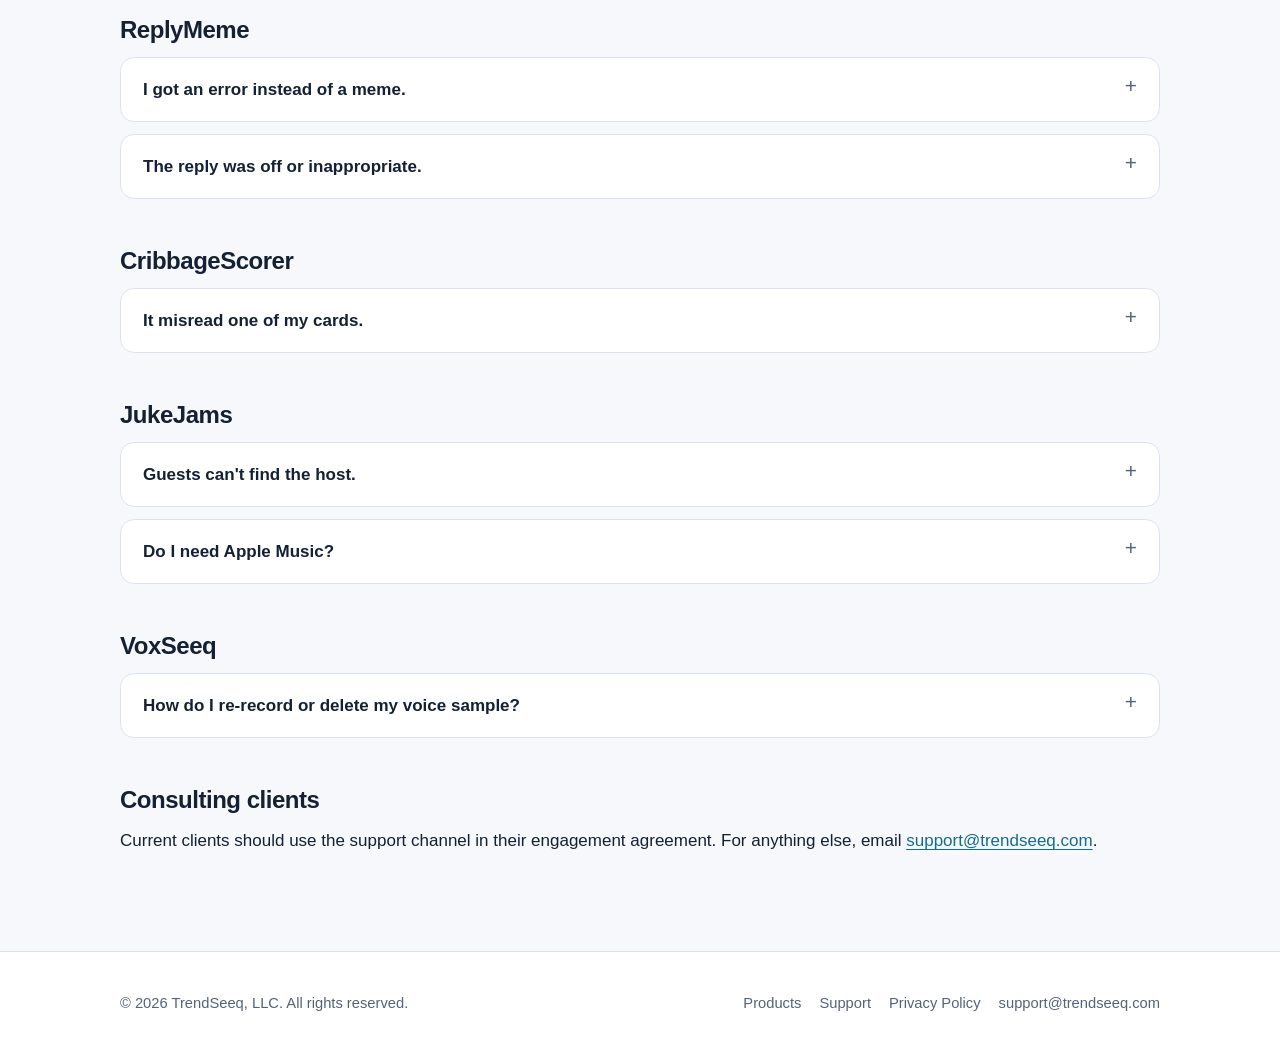
<file: support/index.html>
<!doctype html>
<html lang="en">
<head>
  <meta charset="utf-8">
  <meta name="viewport" content="width=device-width, initial-scale=1">
  <title>Support — TrendSeeq</title>
  <meta name="description" content="Get help with Recipe Engineer, GpsLite, ReplyMeme, CribbageScorer, JukeJams and VoxSeeq.">
  <link rel="icon" href="../assets/img/logo.svg" type="image/svg+xml">
  <link rel="stylesheet" href="../assets/css/site.css">
</head>
<body>
  <header class="site-header">
    <div class="wrap">
      <a class="logo" href="../"><img src="../assets/img/logo.svg" alt=""><span>Trend<b>Seeq</b></span></a>
      <nav class="nav" aria-label="Main">
        <a href="../">Home</a>
        <a href="../products/">Products</a>
        <a href="./" aria-current="page">Support</a>
        <a href="../privacy/">Privacy</a>
      </nav>
    </div>
  </header>

  <main>
    <section class="hero small">
      <div class="wrap">
        <span class="eyebrow">Support</span>
        <h1>How can we help?</h1>
        <p class="lead">Questions, bug reports and feature ideas are all welcome. A real person reads every message.</p>
      </div>
    </section>

    <section class="block">
      <div class="wrap">
        <div class="grid grid-2" style="margin-bottom:56px">
          <div class="card">
            <div class="icon"><svg viewBox="0 0 24 24" fill="none" stroke="currentColor" stroke-width="2" stroke-linecap="round" stroke-linejoin="round"><rect x="3" y="5" width="18" height="14" rx="2"/><path d="M3 7l9 6 9-6"/></svg></div>
            <h3>Email support</h3>
            <p style="margin-bottom:16px">Write to <a href="mailto:support@trendseeq.com">support@trendseeq.com</a>. We usually reply within one business day.</p>
            <a class="btn btn-outline" href="mailto:support@trendseeq.com?subject=App%20support">Email us</a>
          </div>
          <div class="card">
            <div class="icon"><svg viewBox="0 0 24 24" fill="none" stroke="currentColor" stroke-width="2" stroke-linecap="round" stroke-linejoin="round"><path d="M9 11l3 3L22 4"/><path d="M21 12v7a2 2 0 0 1-2 2H5a2 2 0 0 1-2-2V5a2 2 0 0 1 2-2h11"/></svg></div>
            <h3>Help us help you</h3>
            <p>Please include the app name and version, your device model and OS version (for example, iPhone 16, iOS 26), what you expected, what happened, and a screenshot if you can.</p>
          </div>
        </div>

        <div class="prose" style="max-width:none">
          <h2 id="recipe-engineer" style="margin-top:0">Recipe Engineer</h2>
          <details class="faq"><summary>How do I add a recipe?</summary><p>Tap the add button, then paste or type a recipe, take a photo of a printed recipe, or paste the URL of a recipe web page. Recipe Engineer sorts it into ingredients and steps, and you can review and adjust which ingredients feed which steps before saving.</p></details>
          <details class="faq"><summary>A web import didn't come out right. What can I do?</summary><p>Recipe pages vary a lot. After import you can edit any ingredient or step before saving. If a particular site consistently fails, email us the link and we'll take a look.</p></details>
          <details class="faq"><summary>What does the Full Version unlock?</summary><p>The free version holds a limited number of recipes. A one-time Full Version purchase unlocks unlimited recipes and deleting recipes. There is no subscription.</p></details>
          <details class="faq"><summary>I bought the Full Version but it isn't unlocked on my new device.</summary><p>Use <em>Restore Purchases</em> in the app while signed in to the same Apple ID or Google account you used to buy it.</p></details>
          <details class="faq"><summary>How do I request a refund?</summary><p>Purchases are processed by Apple or Google, so refunds are handled by them. On iPhone, visit <a href="https://reportaproblem.apple.com">reportaproblem.apple.com</a>. On Android, see <a href="https://support.google.com/googleplay/answer/2479637">Google Play's refund page</a>.</p></details>
          <details class="faq"><summary>Are my recipes backed up?</summary><p>Your recipes are stored only on your device; we have no servers that hold them. To keep a copy or move recipes to another device, share them as recipe files. Your device's own backup also includes app data.</p></details>

          <h2 id="gpslite">GpsLite</h2>
          <details class="faq"><summary>Why does GpsLite ask for my location?</summary><p>One GPS reading anchors your starting point. During a session, GPS is also recorded as a reference path so you can compare it to the sensor-only estimate. Location is used only while the app is tracking.</p></details>
          <details class="faq"><summary>Why does the blue path drift away from the red one?</summary><p>That's dead reckoning at work. Small errors in motion sensors add up over time, so the estimate drifts. Measuring and reducing that drift is the point of the app. Holding the phone steadily and calibrating the compass helps.</p></details>
          <details class="faq"><summary>How do I delete a session?</summary><p>Open History from the home screen and delete the session there. Uninstalling the app removes all stored sessions.</p></details>

          <h2 id="replymeme">ReplyMeme</h2>
          <details class="faq"><summary>I got an error instead of a meme.</summary><p>ReplyMeme needs an internet connection to write the reply and build the image. Check your connection and try again. If it keeps happening, email us the time it happened and the message you entered.</p></details>
          <details class="faq"><summary>The reply was off or inappropriate.</summary><p>Replies are written by AI and can miss the mark. Generate another one, and please email us any reply that was offensive so we can improve our filters.</p></details>

          <h2 id="cribbagescorer">CribbageScorer</h2>
          <details class="faq"><summary>It misread one of my cards.</summary><p>Lay the cards flat in good, even light with their corners visible, and avoid glare. Card recognition runs on your device and improves with each update.</p></details>

          <h2 id="jukejams">JukeJams</h2>
          <details class="faq"><summary>Guests can't find the host.</summary><p>Make sure everyone has Wi-Fi and Bluetooth turned on and has allowed JukeJams to find devices on the local network (Settings › Privacy &amp; Security › Local Network).</p></details>
          <details class="faq"><summary>Do I need Apple Music?</summary><p>The host needs an Apple Music subscription to play full songs. Guests use Apple Music search to request songs.</p></details>

          <h2 id="voxseeq">VoxSeeq</h2>
          <details class="faq"><summary>How do I re-record or delete my voice sample?</summary><p>Open your voice profile in the app to record a new sample or delete it. To delete your account and all voice data, email us from the address on your account.</p></details>

          <h2>Consulting clients</h2>
          <p>Current clients should use the support channel in their engagement agreement. For anything else, email <a href="mailto:support@trendseeq.com">support@trendseeq.com</a>.</p>
        </div>
      </div>
    </section>
  </main>

  <footer class="site-footer">
    <div class="wrap">
      <div>© <span class="year">2026</span> TrendSeeq, LLC. All rights reserved.</div>
      <nav aria-label="Footer">
        <a href="../products/">Products</a>
        <a href="./">Support</a>
        <a href="../privacy/">Privacy Policy</a>
        <a href="mailto:support@trendseeq.com">support@trendseeq.com</a>
      </nav>
    </div>
  </footer>
  <script>document.querySelectorAll('.year').forEach(e => e.textContent = new Date().getFullYear());</script>
</body>
</html>
</file>
<file: assets/css/site.css>
/* TrendSeeq, LLC — site styles */
:root {
  --bg: #f7f8fb;
  --surface: #ffffff;
  --surface-2: #eef2f8;
  --text: #142033;
  --muted: #56627a;
  --border: #dde3ee;
  --brand: #1f3a5f;
  --brand-2: #0f6e8c;
  --accent: #f2b33d;
  --link: #0f6e8c;
  --hero-1: #172c48;
  --hero-2: #0f6e8c;
  --radius: 16px;
  --shadow: 0 1px 2px rgba(20, 32, 51, .06), 0 8px 24px rgba(20, 32, 51, .06);
  --max: 1080px;
  color-scheme: light;
}
@media (prefers-color-scheme: dark) {
  :root {
    --bg: #0d1420;
    --surface: #141d2c;
    --surface-2: #1a2537;
    --text: #e7edf6;
    --muted: #9aa8bf;
    --border: #26324a;
    --brand: #8fb6e8;
    --brand-2: #4cc0d8;
    --link: #5ccbe2;
    --hero-1: #0f1c30;
    --hero-2: #0b4f66;
    --shadow: 0 1px 2px rgba(0, 0, 0, .3), 0 8px 24px rgba(0, 0, 0, .25);
    color-scheme: dark;
  }
}

*, *::before, *::after { box-sizing: border-box; }
html { -webkit-text-size-adjust: 100%; }
body {
  margin: 0;
  background: var(--bg);
  color: var(--text);
  font: 17px/1.6 -apple-system, BlinkMacSystemFont, "Segoe UI", Inter, Roboto, "Helvetica Neue", Arial, sans-serif;
  -webkit-font-smoothing: antialiased;
  display: flex; flex-direction: column; min-height: 100vh;
}
main { flex: 1; }
a { color: var(--link); text-underline-offset: 3px; }
img { max-width: 100%; display: block; }
h1, h2, h3 { line-height: 1.2; letter-spacing: -0.02em; margin: 0 0 .5em; }
h1 { font-size: clamp(2rem, 5vw, 3.2rem); }
h2 { font-size: clamp(1.5rem, 3vw, 2rem); }
h3 { font-size: 1.15rem; }
p { margin: 0 0 1em; }

.wrap { max-width: var(--max); margin: 0 auto; padding: 0 20px; }

/* Header */
.site-header {
  position: sticky; top: 0; z-index: 10;
  background: color-mix(in srgb, var(--bg) 85%, transparent);
  backdrop-filter: saturate(160%) blur(10px);
  -webkit-backdrop-filter: saturate(160%) blur(10px);
  border-bottom: 1px solid var(--border);
}
.site-header .wrap { display: flex; align-items: center; justify-content: space-between; height: 64px; gap: 16px; }
.logo { display: flex; align-items: center; gap: 10px; text-decoration: none; color: var(--text); font-weight: 700; font-size: 1.15rem; letter-spacing: -0.01em; }
.logo img { width: 32px; height: 32px; }
.logo span b { color: var(--brand-2); font-weight: 700; }
.nav { display: flex; gap: 4px; }
.nav a { color: var(--muted); text-decoration: none; padding: 8px 12px; border-radius: 10px; font-size: .95rem; font-weight: 500; }
.nav a:hover { color: var(--text); background: var(--surface-2); }
.nav a[aria-current="page"] { color: var(--text); background: var(--surface-2); }
@media (max-width: 560px) {
  .logo span { display: none; }
  .nav a { padding: 8px 9px; }
}

/* Hero */
.hero {
  background: radial-gradient(1200px 500px at 85% -10%, color-mix(in srgb, var(--hero-2) 70%, transparent), transparent 60%),
              linear-gradient(160deg, var(--hero-1), color-mix(in srgb, var(--hero-1) 70%, var(--hero-2)));
  color: #fff;
  padding: 96px 0 104px;
  position: relative; overflow: hidden;
}
.hero::after {
  content: ""; position: absolute; inset: 0; pointer-events: none;
  background-image: linear-gradient(rgba(255,255,255,.05) 1px, transparent 1px),
                    linear-gradient(90deg, rgba(255,255,255,.05) 1px, transparent 1px);
  background-size: 38px 38px;
  mask-image: linear-gradient(to bottom, #000 30%, transparent);
  -webkit-mask-image: linear-gradient(to bottom, #000 30%, transparent);
}
.hero .wrap { position: relative; z-index: 1; }
.hero .eyebrow { display: inline-block; font-size: .8rem; font-weight: 600; letter-spacing: .12em; text-transform: uppercase; color: var(--accent); margin-bottom: 18px; }
.hero h1 { max-width: 16ch; }
.hero p.lead { font-size: 1.2rem; color: rgba(255,255,255,.82); max-width: 58ch; margin-bottom: 32px; }
.hero.small { padding: 64px 0 56px; }
.hero.small h1 { max-width: none; font-size: clamp(2rem, 4vw, 2.6rem); }
.hero.small p.lead { margin-bottom: 0; }

.btns { display: flex; flex-wrap: wrap; gap: 12px; }
.btn { display: inline-flex; align-items: center; gap: 8px; padding: 12px 20px; border-radius: 12px; font-weight: 600; text-decoration: none; font-size: 1rem; transition: transform .15s ease, background .15s ease; }
.btn:hover { transform: translateY(-1px); }
.btn-primary { background: var(--accent); color: #1a1405; }
.btn-ghost { background: rgba(255,255,255,.1); color: #fff; border: 1px solid rgba(255,255,255,.25); }
.btn-ghost:hover { background: rgba(255,255,255,.16); }
.btn-outline { border: 1px solid var(--border); color: var(--text); background: var(--surface); }
.btn-outline:hover { background: var(--surface-2); }

/* Sections */
section.block { padding: 80px 0; }
section.block.alt { background: var(--surface); border-top: 1px solid var(--border); border-bottom: 1px solid var(--border); }
.section-head { max-width: 640px; margin-bottom: 40px; }
.section-head p { color: var(--muted); font-size: 1.08rem; }
.kicker { font-size: .8rem; font-weight: 700; letter-spacing: .12em; text-transform: uppercase; color: var(--brand-2); margin-bottom: 10px; display: block; }

.grid { display: grid; gap: 20px; }
.grid-3 { grid-template-columns: repeat(auto-fit, minmax(260px, 1fr)); }
.grid-2 { grid-template-columns: repeat(auto-fit, minmax(320px, 1fr)); }
@media (max-width: 400px) { .grid-2 { grid-template-columns: 1fr; } }

.card { background: var(--surface); border: 1px solid var(--border); border-radius: var(--radius); padding: 28px; box-shadow: var(--shadow); }
section.block.alt .card { background: var(--bg); }
.card p { color: var(--muted); margin: 0; }
.card .icon { width: 44px; height: 44px; border-radius: 12px; display: grid; place-items: center; background: color-mix(in srgb, var(--brand-2) 14%, transparent); color: var(--brand-2); margin-bottom: 16px; }
.card .icon svg { width: 22px; height: 22px; }

/* Products */
.product { display: grid; grid-template-columns: 112px 1fr; gap: 28px; align-items: start; }
.product + .product { margin-top: 20px; }
.product img.app-icon { width: 112px; height: 112px; border-radius: 26px; box-shadow: 0 6px 18px rgba(20,32,51,.18); }
.product h3 { font-size: 1.5rem; margin-bottom: 4px; }
.product .tagline { color: var(--brand-2); font-weight: 600; margin-bottom: 12px; }
.product p.desc { color: var(--muted); }
.product ul { margin: 0 0 18px; padding-left: 20px; color: var(--muted); }
.product ul li { margin-bottom: 4px; }
.chips { display: flex; flex-wrap: wrap; gap: 8px; margin-bottom: 18px; }
.chip { font-size: .8rem; font-weight: 600; padding: 4px 10px; border-radius: 999px; background: var(--surface-2); color: var(--muted); border: 1px solid var(--border); }
.chip.soon { background: color-mix(in srgb, var(--accent) 22%, transparent); border-color: color-mix(in srgb, var(--accent) 50%, transparent); color: var(--text); }
.product .links { display: flex; flex-wrap: wrap; gap: 10px; }
@media (max-width: 640px) {
  .product { grid-template-columns: 1fr; gap: 16px; }
  .product img.app-icon { width: 84px; height: 84px; border-radius: 20px; }
}
.mini-product { display: flex; gap: 16px; align-items: center; text-decoration: none; color: inherit; }
.mini-product img { width: 64px; height: 64px; border-radius: 15px; flex: none; }
.mini-product h3 { margin: 0 0 2px; }
.mini-product:hover h3 { color: var(--link); }

/* CTA band */
.cta { background: linear-gradient(135deg, var(--brand), var(--brand-2)); color: #fff; border-radius: 24px; padding: 48px; display: flex; flex-wrap: wrap; align-items: center; justify-content: space-between; gap: 24px; }
.cta h2 { margin: 0 0 6px; }
.cta p { margin: 0; color: rgba(255,255,255,.85); }
@media (prefers-color-scheme: dark) { .cta { background: linear-gradient(135deg, #1d3557, #0b5d75); } }
@media (max-width: 560px) { .cta { padding: 32px 24px; } }

/* Prose (privacy, support) */
.prose { max-width: 760px; }
.prose h2 { margin-top: 48px; font-size: 1.5rem; }
.prose h3 { margin-top: 28px; }
.prose ul { padding-left: 22px; }
.prose li { margin-bottom: 6px; }
.prose .meta { color: var(--muted); font-size: .95rem; }
.toc { background: var(--surface); border: 1px solid var(--border); border-radius: var(--radius); padding: 20px 24px; margin: 8px 0 24px; }
.toc strong { display: block; margin-bottom: 6px; }
.toc ul { margin: 0; padding-left: 20px; }

details.faq { background: var(--surface); border: 1px solid var(--border); border-radius: 14px; padding: 4px 22px; margin-bottom: 12px; }
details.faq summary { cursor: pointer; font-weight: 600; padding: 14px 0; list-style: none; display: flex; justify-content: space-between; gap: 12px; }
details.faq summary::-webkit-details-marker { display: none; }
details.faq summary::after { content: "+"; color: var(--muted); font-weight: 400; font-size: 1.3rem; line-height: 1; }
details.faq[open] summary::after { content: "–"; }
details.faq p { color: var(--muted); }

/* Footer */
.site-footer { border-top: 1px solid var(--border); padding: 40px 0; color: var(--muted); font-size: .92rem; background: var(--surface); }
.site-footer .wrap { display: flex; flex-wrap: wrap; justify-content: space-between; gap: 16px; align-items: center; }
.site-footer nav { display: flex; flex-wrap: wrap; gap: 18px; }
.site-footer a { color: var(--muted); text-decoration: none; }
.site-footer a:hover { color: var(--text); }
</file>
